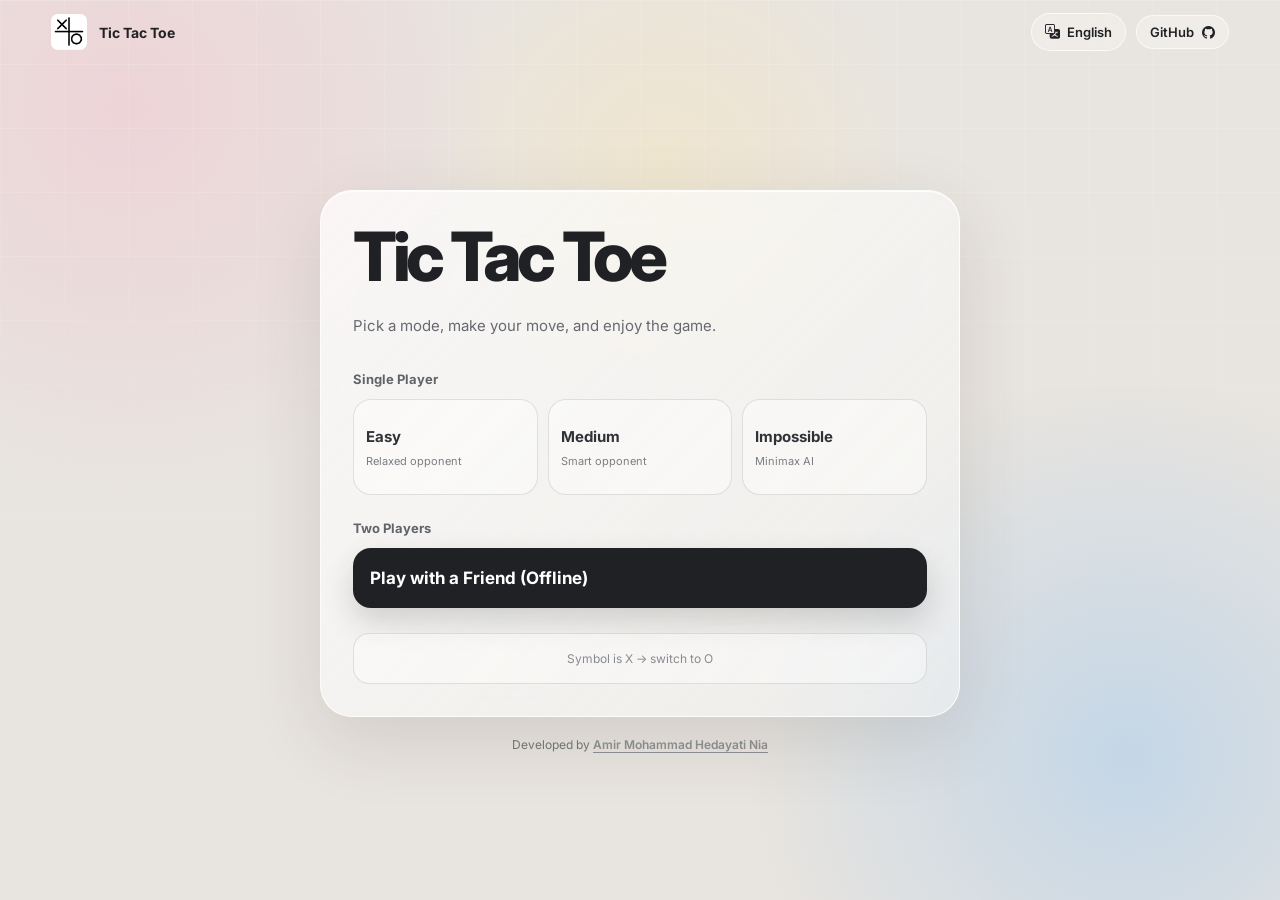
<file: index.html>
<!-- https://github.com/HedayatiNiaDev/Tic-Tac-Toe-Game -->
<!DOCTYPE html>
<html lang="en">
<head>
    <meta charset="UTF-8">
    <meta name="viewport" content="width=device-width, initial-scale=1.0, viewport-fit=cover">
    <meta name="description" content="An interactive and responsive Tic-Tac-Toe game built with HTML, CSS, and JavaScript.">
    <meta name="author" content="Amir Mohammad Hedayati Nia">
    <title data-i18n="gameName">Tic Tac Toe</title>

    <!-- PWA -->
    <link rel="manifest" href="manifest.json">
    <meta name="theme-color" content="#202124">
    <meta name="mobile-web-app-capable" content="yes">
    <meta name="apple-mobile-web-app-capable" content="yes">
    <meta name="apple-mobile-web-app-status-bar-style" content="black-translucent">
    <meta name="apple-mobile-web-app-title" content="Tic Tac Toe">
    <link rel="apple-touch-icon" href="icons/icon-192.png">

    <link rel="icon" href="favicon.webp">

    <!-- Fonts: discovered right away by the HTML parser instead of being hidden
         inside a CSS @import (which can't be found until style.css is fetched). -->
    <link rel="preconnect" href="https://fonts.googleapis.com">
    <link rel="preconnect" href="https://fonts.gstatic.com" crossorigin>
    <link rel="stylesheet" href="https://fonts.googleapis.com/css2?family=Inter:wght@400;500;600;700;800&family=Vazirmatn:wght@400;500;600;700;800&display=swap">

    <!-- Icon font: not needed for first paint, so it's loaded without blocking
         rendering. The noscript fallback keeps it working if JS is disabled. -->
    <link rel="preload" href="assets/bootstrap-icons/bootstrap-icons.min.css" as="style" onload="this.onload=null;this.rel='stylesheet'">
    <noscript><link rel="stylesheet" href="assets/bootstrap-icons/bootstrap-icons.min.css"></noscript>

    <link rel="stylesheet" href="css/style.css">
    <script>
        (function () {
            var theme = window.matchMedia && window.matchMedia("(prefers-color-scheme: dark)").matches ? "dark" : "light";
            document.documentElement.setAttribute("data-theme", theme);
        })();
    </script>
</head>
<body>
    <div id="notsupport"><p data-i18n="notSupport">Your screen size is not supported</p></div>

    <header class="topbar">
        <div class="brand"><img class="logo" src="./favicon.webp" alt="Tic-Tac-Toe-Logo"><span data-i18n="brand">Tic Tac Toe</span></div>
        <a class="github-link" href="https://github.com/HedayatiNiaDev" target="_blank" rel="noopener" data-tooltip="HedayatiNiaDev"><span data-i18n="github">GitHub</span> <i class="bi bi-github"></i></a>
    </header>

    <main id="container" class="container fade-in">
        <div class="hero">
            <h1 data-i18n="gameName">Tic-Tac-Toe</h1>
            <p data-i18n="heroDesc">Pick a mode, make your move, and enjoy the game.</p>
        </div>

        <div id="modeSelection">
            <div class="difficulty-section mode-section">
                <h2 data-i18n="singlePlayer">Single Player</h2>
                <div class="difficulty-buttons difficulty-grid">
                    <button class="btn mode-card" id="easy"><strong data-i18n="easy">Easy</strong><small data-i18n="easyDesc">Relaxed opponent</small></button>
                    <button class="btn mode-card" id="medium"><strong data-i18n="medium">Medium</strong><small data-i18n="mediumDesc">Smart opponent</small></button>
                    <button class="btn mode-card" id="impossible"><strong data-i18n="impossible">Impossible</strong><small data-i18n="impossibleDesc">Minimax AI</small></button>
                </div>
            </div>

            <div class="multiplayer-section mode-section">
                <h2 data-i18n="twoPlayersTitle">Two Players</h2>
                <div class="difficulty-buttons full-width">
                    <button class="btn friend-button" id="twoPlayers"><span data-i18n="playWithFriend">Play with a friend (Offline)</span></button>
                </div>
            </div>

            <button id="switchSymbol" class="btn symbol-button"><span id="symbolIsText">Symbol is X</span> <span id="switchToText">· switch to O</span></button>
        </div>

        <div id="gameBoard" style="display: none;">
            <div id="scoreboard" class="scoreboard">
                <div id="player1Score" class="score" dir="ltr">
                    <i class="bi bi-person-fill"></i><span contentEditable id="player1Name">Player</span><span id="player1SymbolForDisplay">(X):</span><span id="scoreX">0</span>
                </div>
                <span id="equal" class="opacity-0">=</span>
                <div id="player2Score" class="score" dir="ltr">
                    <i id="player2-icon" class="bi bi-person-fill"></i><span contentEditable id="player2Name">Player</span><span id="player2SymbolForDisplay">(O):</span><span id="scoreO">0</span>
                </div>
            </div>

            <div id="status"></div>
            <div class="board"></div>

            <button id="reset" class="btn"><i class="bi bi-arrow-repeat"></i> <span data-i18n="resetGame">Reset Game</span></button>
            <button id="changeMode" class="btn"><i class="bi bi-grid"></i> <span data-i18n="newGame">New Game</span></button>
        </div>
    </main>

    <footer class="site-footer">
        <p>Developed by <a href="https://github.com/HedayatiNiaDev" target="_blank" rel="noopener">Amir Mohammad Hedayati Nia</a></p>
    </footer>

    <script src="js/i18n.js"></script>
    <script src="js/script.js"></script>
    <script src="js/pwa.js"></script>
    <script src="js/theme.js"></script>
</body>
</html>
</file>
<file: css/style.css>
html[lang="fa"] body,
html[lang="ar"] body {
    font-family: 'Vazirmatn', Inter, system-ui, sans-serif;
}

:root {
    --bg: #e8e4df;
    --surface: rgba(255, 255, 255, .58);
    --surface-strong: rgba(255, 255, 255, .82);
    --text: #202124;
    --muted: #73767b;
    --line: rgba(32, 33, 36, .12);
    --dark: #202124;
    --dark-hover: #36373a;
    --cell: rgba(255, 255, 255, .72);
    --cell-hover: #fff;
    --accent: #202124;
    --win-txt: #eceded;
    --win-bg: #202124;
    --shadow: 0 24px 70px rgba(60, 55, 48, .13);
    --tooltip-bg: rgba(32, 33, 36, .92);
    --tooltip-text: #fff;
    -webkit-user-select: none;
    user-select: none;
}

html[data-theme="dark"] {
    --bg: #16171a;
    --surface: rgba(36, 37, 41, .58);
    --surface-strong: rgba(36, 37, 41, .82);
    --text: #eceded;
    --muted: #9aa0a6;
    --line: rgba(255, 255, 255, .12);
    --dark: #eceded;
    --dark-hover: #d5d7da;
    --cell: rgba(255, 255, 255, .06);
    --cell-hover: rgba(255, 255, 255, .12);
    --accent: #eceded;
    --win-txt: #202124;
    --win-bg: #eceded;
    --shadow: 0 24px 70px rgba(0, 0, 0, .45);
    --tooltip-bg: rgba(236, 237, 237, .95);
    --tooltip-text: #16171a;
}

html[data-theme="dark"] body {
    background:
        radial-gradient(circle at 10% 12%, rgba(76, 141, 255, .12), transparent 27%),
        radial-gradient(circle at 88% 84%, rgba(76, 141, 255, .10), transparent 28%),
        radial-gradient(circle at 52% 18%, rgba(255, 255, 255, .05), transparent 25%),
        var(--bg);
}

html[data-theme="dark"] body::before {
    background-image: linear-gradient(rgba(255, 255, 255, .05) 1px, transparent 1px), linear-gradient(90deg, rgba(255, 255, 255, .04) 1px, transparent 1px);
}

html[data-theme="dark"] .container {
    border-color: rgba(255, 255, 255, .08);
    background: linear-gradient(135deg, rgba(36, 37, 41, .72), rgba(28, 29, 32, .55));
    box-shadow: var(--shadow), inset 0 1px 0 rgba(255, 255, 255, .05);
}

html[data-theme="dark"] .github-link,
html[data-theme="dark"] .pwa-btn,
html[data-theme="dark"] .lang-toggle {
    border-color: rgba(255, 255, 255, .14);
    background: rgba(255, 255, 255, .06);
    color: var(--text);
}

html[data-theme="dark"] .github-link:hover,
html[data-theme="dark"] .pwa-btn:hover,
html[data-theme="dark"] .lang-toggle:hover {
    background: rgba(255, 255, 255, .12);
}

html[data-theme="dark"] .pwa-update-btn {
    background: #eceded;
    border-color: #eceded;
    color: #202124;
    animation: pwaUpdatePulseDark 1.8s ease-in-out infinite;
}

html[data-theme="dark"] .pwa-update-btn:hover {
    background: #d5d7da;
    border-color: #d5d7da;
    color: #202124;
}

html[data-theme="dark"] .lang-menu {
    border-color: rgba(255, 255, 255, .12);
    background: rgba(30, 31, 34, .96);
    box-shadow: 0 18px 40px rgba(0, 0, 0, .5);
}

html[data-theme="dark"] .lang-option {
    color: var(--text);
}

html[data-theme="dark"] .lang-option:hover {
    background: rgba(255, 255, 255, .08);
}

html[data-theme="dark"] .lang-option.active {
    background: #eceded;
    color: #16171a;
}

html[data-theme="dark"] .mode-card {
    color: #e6e7e8;
    background: rgba(255, 255, 255, .05);
}

html[data-theme="dark"] .mode-card:hover {
    background: rgba(255, 255, 255, .1);
    border-color: rgba(255, 255, 255, .18);
    box-shadow: 0 12px 26px rgba(0, 0, 0, .3);
}

html[data-theme="dark"] .mode-card small {
    color: #a5a9ae;
}

html[data-theme="dark"] .friend-button {
    background: var(--dark);
    color: #16171a;
    box-shadow: 0 14px 30px rgba(0, 0, 0, .35);
}

html[data-theme="dark"] .friend-button:hover {
    background: var(--dark-hover);
}

html[data-theme="dark"] .symbol-button {
    background: rgba(255, 255, 255, .05);
    color: #a5a9ae;
}

html[data-theme="dark"] .symbol-button span {
    color: #8b8f94;
}

html[data-theme="dark"] .scoreboard {
    background: rgba(255, 255, 255, .05);
}

html[data-theme="dark"] .selectPlayerScore {
    color: #16171a;
    background: var(--dark);
}

html[data-theme="dark"] .winPlayerScore {
    color: #202124;
}

html[data-theme="dark"] #status {
    color: #a5a9ae;
    background: rgba(255, 255, 255, .05);
}

html[data-theme="dark"] .board {
    border-color: rgba(255, 255, 255, .1);
    background: rgba(255, 255, 255, .04);
    box-shadow: inset 0 1px 0 rgba(255, 255, 255, .05), 0 18px 40px rgba(0, 0, 0, .35);
}

html[data-theme="dark"] .cell {
    border-color: rgba(255, 255, 255, .08);
    color: var(--text);
    box-shadow: 0 6px 15px rgba(0, 0, 0, .25);
}

html[data-theme="dark"] .game-controls .btn {
    background: rgba(255, 255, 255, .07);
    color: #e6e7e8;
}

html[data-theme="dark"] .game-controls .btn:hover {
    background: rgba(255, 255, 255, .13);
}

html[data-theme="dark"] [contenteditable]:focus {
    background: rgba(255, 255, 255, .1);
}

body,
.container,
.github-link,
.pwa-btn,
.lang-toggle,
.mode-card,
.friend-button,
.symbol-button,
.scoreboard,
#status,
.board,
.cell,
.game-controls .btn,
.lang-menu {
    transition: background .25s ease, background-color .25s ease, color .25s ease, border-color .25s ease, box-shadow .25s ease;
}

* {
    box-sizing: border-box;
}

body {
    min-height: 100vh;
    height: 100vh;
    overflow: hidden;
    margin: 0;
    padding: 70px 20px 28px;
    display: flex;
    flex-direction: column;
    align-items: center;
    justify-content: center;
    font-family: Inter, system-ui, sans-serif;
    color: var(--text);
    background:
        radial-gradient(circle at 10% 12%, rgba(239, 205, 212, .72), transparent 27%),
        radial-gradient(circle at 88% 84%, rgba(187, 211, 233, .8), transparent 28%),
        radial-gradient(circle at 52% 18%, rgba(243, 230, 196, .6), transparent 25%),
        var(--bg);
}

body::before {
    content: "";
    position: fixed;
    inset: 0;
    pointer-events: none;
    background-image: linear-gradient(rgba(255, 255, 255, .18) 1px, transparent 1px), linear-gradient(90deg, rgba(255, 255, 255, .12) 1px, transparent 1px);
    background-size: 64px 64px;
    mask-image: linear-gradient(to bottom, black, transparent 75%);
}

.topbar {
    position: fixed;
    top: 0;
    left: 0;
    right: 0;
    z-index: 10;
    height: 64px;
    padding: 0 4%;
    display: flex;
    align-items: center;
    justify-content: space-between;
}

.logo {
    max-width: 36px;
}

.brand {
    display: flex;
    align-items: center;
    gap: 12px;
    font-size: 14px;
    font-weight: 700;
}

.brand-mark {
    width: 40px;
    height: 40px;
    display: grid;
    place-items: center;
    border-radius: 12px;
    background: #1f2022;
    color: white;
    font-size: 11px;
    letter-spacing: -1px;
    box-shadow: 0 10px 25px rgba(0, 0, 0, .14);
}

button {
    min-width: 38px;
    min-height: 38px;
}
.github-link {
    display: flex;
    align-items: center;
    gap: 8px;
    padding: 8px 13px;
    border: 1px solid rgba(255, 255, 255, .65);
    border-radius: 999px;
    background: rgba(255, 255, 255, .3);
    color: var(--text);
    text-decoration: none;
    font-size: 13px;
    font-weight: 600;
    backdrop-filter: blur(10px);
}

.github-link:hover {
    background: rgba(255, 255, 255, .55);
}

[data-tooltip] {
    position: relative;
}

[data-tooltip]::after {
    content: attr(data-tooltip);
    position: absolute;
    top: calc(100% + 10px);
    inset-inline-end: 0;
    padding: 6px 11px;
    border-radius: 999px;
    background: var(--tooltip-bg);
    color: var(--tooltip-text);
    font-size: 11px;
    font-weight: 600;
    letter-spacing: -.01em;
    white-space: nowrap;
    box-shadow: 0 10px 22px rgba(0, 0, 0, .18);
    opacity: 0;
    visibility: hidden;
    pointer-events: none;
    transform: translateY(-4px);
    transition: opacity .18s ease, transform .18s ease, visibility .18s ease;
    z-index: 30;
}

[data-tooltip]::before {
    content: "";
    position: absolute;
    top: calc(100% + 6px);
    inset-inline-end: 14px;
    width: 8px;
    height: 8px;
    background: var(--tooltip-bg);
    transform: translateY(-2px) rotate(45deg);
    opacity: 0;
    visibility: hidden;
    pointer-events: none;
    transition: opacity .18s ease, transform .18s ease, visibility .18s ease;
    z-index: 29;
}

[data-tooltip]:hover::after,
[data-tooltip]:focus-visible::after {
    opacity: 1;
    visibility: visible;
    transform: translateY(0);
}

[data-tooltip]:hover::before,
[data-tooltip]:focus-visible::before {
    opacity: 1;
    visibility: visible;
    transform: translateY(0) rotate(45deg);
}


.topbar>.github-link,
.lang-toggle {
    margin-inline-start: 10px;
}

.pwa-actions {
    display: flex;
    align-items: center;
    gap: 8px;
    margin-inline-start: auto;
}

.pwa-btn {
    display: flex;
    align-items: center;
    gap: 7px;
    padding: 8px 13px;
    border: 1px solid rgba(255, 255, 255, .65);
    border-radius: 999px;
    background: rgba(255, 255, 255, .3);
    color: var(--text);
    font-size: 13px;
    font-weight: 600;
    backdrop-filter: blur(10px);
    cursor: pointer;
    font-family: inherit;
}

.pwa-btn[hidden] {
    display: none;
}

.pwa-btn:hover {
    background: rgba(255, 255, 255, .55);
}

.pwa-btn:disabled {
    opacity: .6;
    cursor: default;
}

.pwa-btn i {
    font-size: 15px;
}

.pwa-update-btn {
    background: var(--dark);
    border-color: var(--dark);
    color: #fff;
    animation: pwaUpdatePulse 1.8s ease-in-out infinite;
}

.pwa-update-btn:hover {
    background: #1a1b1d;
}

@keyframes pwaUpdatePulse {

    0%,
    100% {
        box-shadow: 0 0 0 0 rgba(32, 33, 36, .35);
    }

    50% {
        box-shadow: 0 0 0 6px rgba(32, 33, 36, 0);
    }
}


@keyframes pwaUpdatePulseDark {

    0%,
    100% {
        box-shadow: 0 0 0 0 rgba(236, 237, 237, .35);
    }

    50% {
        box-shadow: 0 0 0 6px rgba(236, 237, 237, 0);
    }
}

.lang-switcher {
    position: relative;
}

.lang-toggle {
    display: flex;
    align-items: center;
    gap: 7px;
    padding: 8px 13px;
    border: 1px solid rgba(255, 255, 255, .65);
    border-radius: 999px;
    background: rgba(255, 255, 255, .3);
    color: var(--text);
    font-size: 13px;
    font-weight: 600;
    backdrop-filter: blur(10px);
    cursor: pointer;
    font-family: inherit;
}

.lang-toggle:hover {
    background: rgba(255, 255, 255, .55);
}

.lang-toggle i {
    font-size: 15px;
}

.lang-menu {
    position: absolute;
    top: calc(100% + 8px);
    inset-inline-end: 0;
    min-width: 140px;
    padding: 6px;
    display: none;
    flex-direction: column;
    gap: 2px;
    border: 1px solid rgba(255, 255, 255, .78);
    border-radius: 16px;
    background: rgba(255, 255, 255, .92);
    box-shadow: 0 18px 40px rgba(50, 50, 50, .16);
    backdrop-filter: blur(18px);
    z-index: 20;
}

.lang-switcher.open .lang-menu {
    display: flex;
}

.lang-option {
    text-align: start;
    padding: 9px 12px;
    border: none;
    border-radius: 11px;
    background: transparent;
    color: var(--text);
    font-size: 13px;
    font-weight: 600;
    font-family: inherit;
    cursor: pointer;
}

.lang-option:hover {
    background: rgba(32, 33, 36, .06);
}

.lang-option.active {
    background: var(--dark);
    color: #fff;
}

.container {
    position: relative;
    max-height: calc(100vh - 116px);
    overflow: hidden;
    width: min(100%, 640px);
    padding: 32px;
    border: 1px solid rgba(255, 255, 255, .78);
    border-radius: 32px;
    background: linear-gradient(135deg, rgba(255, 255, 255, .72), rgba(245, 245, 244, .52));
    box-shadow: var(--shadow), inset 0 1px 0 rgba(255, 255, 255, .85);
    backdrop-filter: blur(18px);
}

.hero {
    margin-bottom: 32px;
}

h1 {
    margin: 0;
    font-size: clamp(46px, 7vw, 68px);
    line-height: .98;
    letter-spacing: -.065em;
    font-weight: 800;
}

.hero p {
    max-width: 510px;
    margin: 24px 0 0;
    color: #666a70;
    font-size: 15px;
    line-height: 1.75;
}

#modeSelection {
    display: flex;
    flex-direction: column;
    gap: 25px;
}

.mode-section h2 {
    margin: 0 0 12px;
    color: #60646a;
    font-size: 13px;
    font-weight: 700;
}

.difficulty-grid {
    display: grid;
    grid-template-columns: repeat(3, 1fr);
    gap: 10px;
}

.full-width {
    width: 100%;
}

.btn {
    border: 1px solid var(--line);
    font: inherit;
    cursor: pointer;
    transition: transform .22s ease, box-shadow .22s ease, background .22s ease, border-color .22s ease;
}

.btn:hover {
    transform: translateY(-3px);
}

.btn:active {
    transform: translateY(-1px) scale(.99);
}

.mode-card {
    min-height: 96px;
    padding: 14px 12px;
    display: flex;
    flex-direction: column;
    align-items: flex-start;
    justify-content: center;
    gap: 8px;
    text-align: left;
    color: #303237;
    background: rgba(255, 255, 255, .42);
    border-radius: 18px;
}

.mode-card:hover {
    background: rgba(255, 255, 255, .82);
    border-color: rgba(32, 33, 36, .2);
    box-shadow: 0 12px 26px rgba(41, 42, 45, .08);
}

.mode-card strong {
    font-size: 15px;
}

.mode-card small {
    color: #7a7e83;
    font-size: 11px;
}

.friend-button {
    width: 100%;
    min-height: 60px;
    padding: 0 16px;
    border-radius: 18px;
    display: flex;
    align-items: center;
    justify-content: space-between;
    background: var(--dark);
    color: #fff;
    font-size: 17px;
    font-weight: 700;
    box-shadow: 0 14px 30px rgba(32, 33, 36, .17);
}

.friend-button:hover {
    background: var(--dark-hover);
    box-shadow: 0 18px 35px rgba(32, 33, 36, .22);
}

.friend-button i {
    font-size: 21px;
}

.symbol-button {
    width: 100%;
    min-height: 51px;
    border-radius: 16px;
    background: rgba(255, 255, 255, .38);
    color: #64676c;
    font-size: 12px;
}

.symbol-button span {
    color: #878b91;
}

#gameBoard {
    animation: rise .35s ease both;
}

#gameBoard .board {
    width: min(100%, 400px);
}

.scoreboard {
    display: flex;
    align-items: center;
    justify-content: space-between;
    gap: 8px;
    margin-bottom: 15px;
    padding: 6px;
    border: 1px solid var(--line);
    border-radius: 18px;
    background: rgba(255, 255, 255, .46);
}

.score {
    flex: 1;
    min-height: 55px;
    padding: 8px 10px;
    display: flex;
    align-items: center;
    justify-content: center;
    gap: 5px;
    border-radius: 13px;
    font-size: 12px;
    font-weight: 700;
    transition: .25s ease;
}

.score i {
    font-size: 14px;
}

#scoreX,
#scoreO {
    font-size: 18px;
    margin-left: 4px;
}

#equal {
    color: #888;
    font-weight: 800;
}

.selectPlayerScore {
    color: white;
    background: var(--dark);
    box-shadow: 0 8px 20px rgba(0, 0, 0, .12);
}

.winPlayerScore {
    color: white;
    background: var(--win-bg);
    animation: pulse 1.2s infinite;
}

#status {
    min-height: 42px;
    display: grid;
    place-items: center;
    margin-bottom: 12px;
    color: #777b80;
    font-size: 13px;
    font-weight: 600;
    border-radius: 13px;
    background: rgba(255, 255, 255, .34);
}

.board {
    width: min(100%, 440px);
    margin: 0 auto 20px;
    padding: 8px;
    display: grid;
    grid-template-columns: repeat(3, 1fr);
    gap: 10px;
    aspect-ratio: 1;
    border: 1px solid rgba(255, 255, 255, .8);
    border-radius: 28px;
    background: rgba(255, 255, 255, .38);
    box-shadow: inset 0 1px 0 white, 0 18px 40px rgba(50, 50, 50, .07);
}

.cell {
    aspect-ratio: 1;
    display: grid;
    place-items: center;
    padding: 0;
    border: 1px solid rgba(32, 33, 36, .07);
    border-radius: 19px;
    background: var(--cell);
    color: var(--dark);
    font-size: clamp(34px, 7vw, 62px);
    font-weight: 800;
    line-height: 1;
    box-shadow: 0 6px 15px rgba(42, 42, 42, .04);
    transition: transform .22s ease, background .22s ease, box-shadow .22s ease;
    cursor: pointer;
}

.cell:hover {
    transform: scale(1.025);
    background: var(--cell-hover);
    box-shadow: 0 12px 24px rgba(42, 42, 42, .09);
}

.cell.win {
    color: var(--win-txt);
    background: var(--win-bg);
    animation: pulse 1.2s infinite;
}

html[data-theme="dark"] .cell.win {
    color: var(--win-txt);
}

.game-controls {
    display: grid;
    grid-template-columns: 1fr 1fr;
    gap: 10px;
}

.game-controls .btn {
    min-height: 52px;
    border-radius: 16px;
    background: rgba(255, 255, 255, .55);
    color: #35373a;
    font-size: 13px;
    font-weight: 700;
}

.game-controls .btn:hover {
    background: #fff;
}

[contenteditable] {
    outline: none;
    padding: 2px 4px;
    border-radius: 6px;
}

[contenteditable]:focus {
    background: rgba(255, 255, 255, .2);
}

.opacity-0 {
    opacity: 0;
}

#notsupport {
    display: none;
    text-align: center;
}

@media (max-width:299px) {
    #notsupport {
        display: block;
    }

    .container {
        display: none;
    }
}

@media (max-height:499px) {
    #notsupport {
        display: block;
    }

    .container {
        display: none;
    }
}

a.fade-in,
.fade-in {
    animation: rise .45s ease both;
}

@keyframes rise {
    from {
        opacity: 0;
        transform: translateY(14px);
    }

    to {
        opacity: 1;
        transform: none;
    }
}

@keyframes pulse {

    0%,
    100% {
        transform: scale(1);
    }

    50% {
        transform: scale(1.03);
    }
}

@keyframes resetAnimation {

    0%,
    100% {
        opacity: 1
    }

    50% {
        opacity: .55
    }
}

.reset-animation {
    animation: resetAnimation 1s cubic-bezier(1, 0, 1, 1.5);
    will-change: transform, opacity;
}

@media (min-width: 621px) and (max-height: 820px) {
    body {
        padding-top: 60px;
        padding-bottom: 14px;
    }

    .container {
        max-height: calc(100vh - 92px);
        padding: 24px 30px;
        border-radius: 28px;
    }

    .hero {
        margin-bottom: 20px;
    }

    h1 {
        font-size: 54px;
    }

    .hero p {
        margin-top: 16px;
    }

    .scoreboard {
        margin-bottom: 10px;
    }

    #status {
        min-height: 36px;
        margin-bottom: 8px;
    }

    .board {
        margin-bottom: 12px;
    }
}

@media (max-width: 620px) {
    body {
        height: auto;
        min-height: 100vh;
        overflow: auto;
        padding: 64px 12px 20px;
        align-items: flex-start;
    }

    .container {
        max-height: none;
        overflow: visible;
    }

    .topbar {
        height: 60px;
        padding: 0 14px;
    }

    .github-link {
        padding: 7px 10px;
        font-size: 12px;
    }

    .lang-toggle {
        padding: 7px 10px;
        font-size: 12px;
    }

    .lang-toggle span {
        display: none;
    }

    .pwa-actions {
        gap: 6px;
    }

    .pwa-btn {
        padding: 7px 10px;
        font-size: 12px;
    }

    .pwa-btn span {
        display: none;
    }

    .container {
        padding: 18px 14px;
        border-radius: 25px;
    }

    .hero {
        margin-bottom: 16px;
    }

    h1 {
        font-size: 38px;
    }

    .hero p {
        margin-top: 8px;
        font-size: 13px;
        line-height: 1.5;
    }

    #modeSelection {
        gap: 14px;
    }

    .mode-section h2 {
        margin: 0 0 8px;
    }

    .difficulty-grid {
        grid-template-columns: 1fr;
        gap: 8px;
    }

    .mode-card {
        min-height: 52px;
        padding: 10px 12px;
        flex-direction: row;
        align-items: center;
        justify-content: space-between;
        gap: 4px;
    }

    .mode-card strong {
        font-size: 14px;
    }

    .mode-card small {
        text-align: right;
    }

    .friend-button {
        min-height: 48px;
        font-size: 15px;
    }

    .symbol-button {
        min-height: 40px;
        padding: 0 12px;
    }

    .board {
        border-radius: 22px;
        gap: 7px;
        padding: 6px;
    }

    .cell {
        border-radius: 15px;
    }

    .score {
        min-width: 0;
        padding: 6px 4px;
        font-size: 10px;
        gap: 3px;
    }

    .score i {
        display: none;
    }

    #scoreX,
    #scoreO {
        font-size: 15px;
    }
}

.site-footer {
    margin-top: 20px;
    text-align: center;
    width: 100%;
}

.site-footer p {
    margin: 0;
    font-size: 12px;
    color: var(--muted);
}

.site-footer a {
    color: inherit;
    font-weight: 600;
    text-decoration: none;
    border-bottom: 1px solid currentColor;
    opacity: .8;
    transition: opacity .18s ease;
}

.site-footer a:hover,
.site-footer a:focus-visible {
    opacity: 1;
}

@media (max-width: 620px) {
    .site-footer {
        margin-top: 14px;
    }

    .site-footer p {
        font-size: 11px;
    }
}

/*Disable print*/
@media print {
    html {
        display: none;
    }
}
</file>
